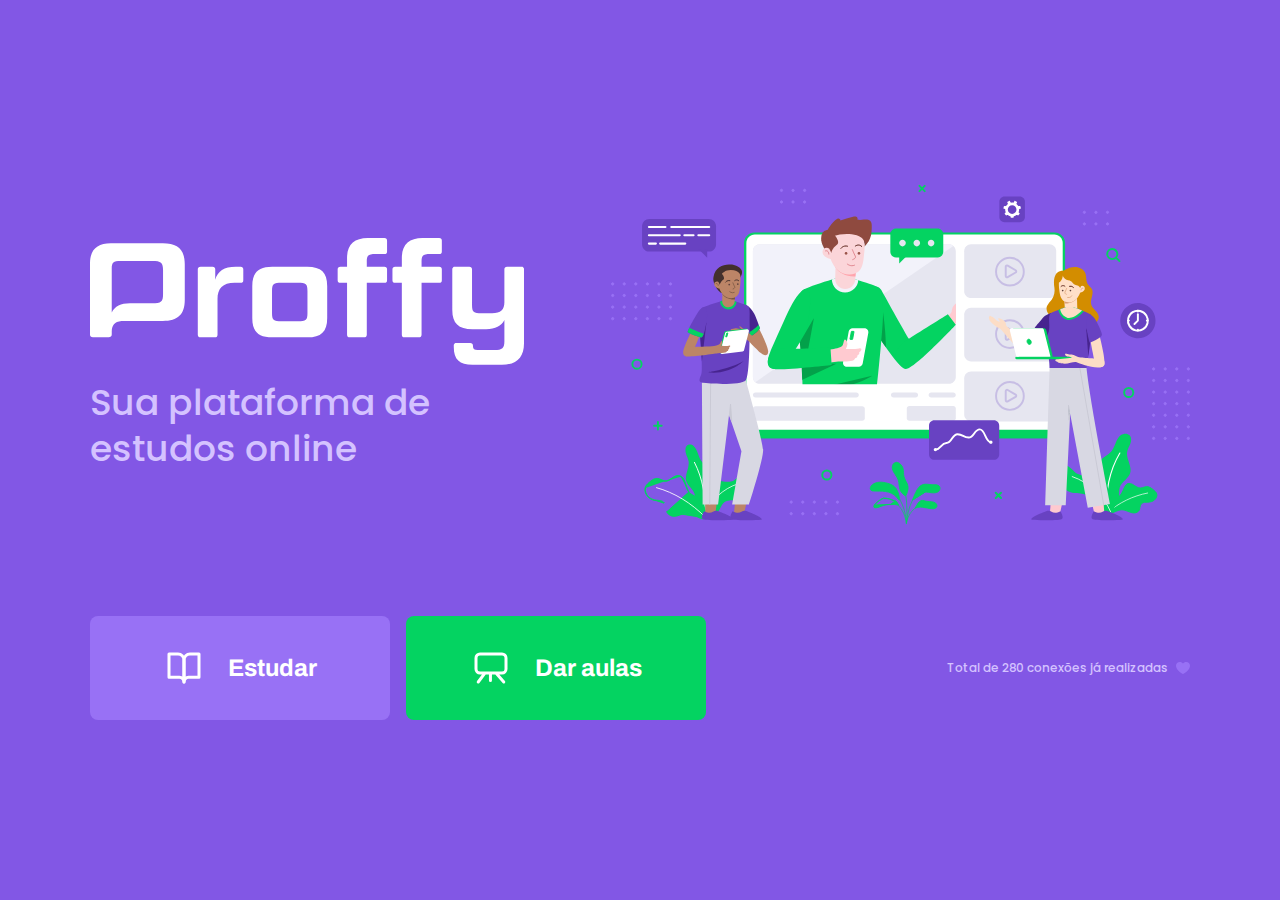
<file: index.html>
<!DOCTYPE html>
<html lang="en">
<head>
    <meta charset="UTF-8">
    <meta name="viewport" content="width=device-width, initial-scale=1.0">
    <meta name="theme-color" content="#8257E5">
    <title>Proffy || Sua plataforma de ensino online</title>

    <link rel="shortcut icon" href="/images/favicon.png" type="image/png">

    <link rel="stylesheet" href="/styles/main.css">
    <link rel="stylesheet" href="/styles/partials/page-landing.css">

    <link href="https://fonts.googleapis.com/css2?family=Archivo:wght@400;700&amp;family=Poppins:wght@400;600&amp;display=swap" rel="stylesheet">
    
</head>
<body id="page-landing">

    <div id="container">
        <div class="logo-container">
            <img src="/images/logo.svg" alt="Proffy">
            <h2>Sua plataforma de estudos online</h2>
        </div>

        <img class="hero-image" src="/images/landing.svg" alt="Plataforma de estudos">

        <div class="buttons-container">
            <a class="study" href="/study.html"><img src="/images/icons/study.svg" alt="Estudar">Estudar</a>
            <a class="give-classes" href="/give-classes.html"><img src="/images/icons/give-classes.svg" alt="Dar aulas">Dar aulas</a>
        </div>

        <p class="total-connections">
            Total de 280 conexões já realizadas <img src="/images/icons/purple-heart.svg" alt="Coração roxo">
        </p>
    </div>

</body>
</html>
</file>
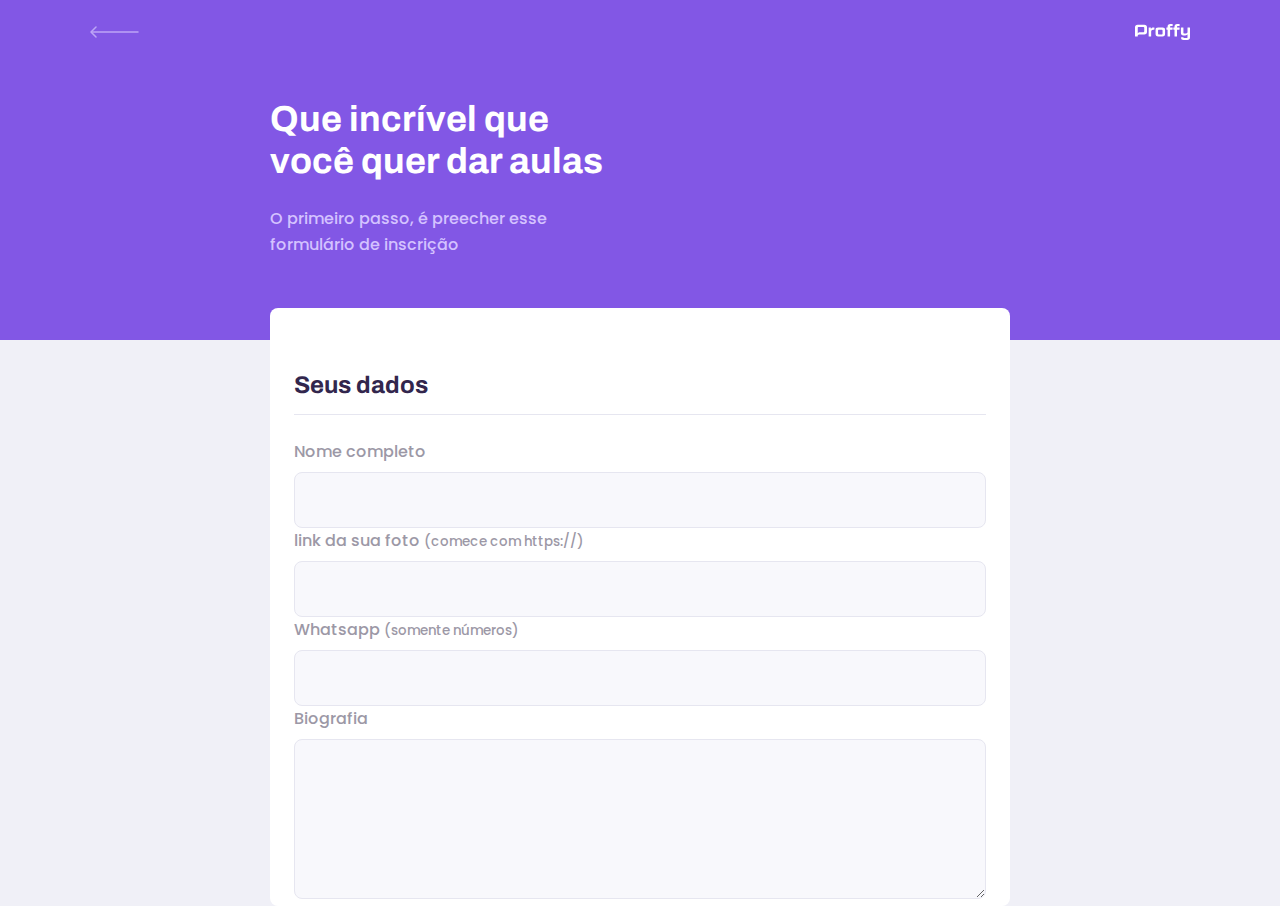
<file: give-classes.html>
<!DOCTYPE html>
<html lang="en">
<head>
    <meta charset="UTF-8">
    <meta name="viewport" content="width=device-width, initial-scale=1.0">
    <title>Proffy || Sua plataforma de ensino online</title>

    <link rel="stylesheet" href="/styles/main.css">
    <link rel="stylesheet" href="/styles/partials/header.css">
    <link rel="stylesheet" href="/styles/partials/forms.css">
    <link rel="stylesheet" href="/styles/partials/give-classes.css">

    <link href="https://fonts.googleapis.com/css2?family=Archivo:wght@400;700&amp;family=Poppins:wght@400;600&amp;display=swap" rel="stylesheet">
    
</head>
<body id="page-give-classes">

    <div id="container">
        <header class="page-header">
            <div class="top-bar-container">
                <a href="/">
                    <img src="/images/icons/back.svg" alt="Voltar">
                </a>
                <img src="/images/logo.svg" alt="Proffy">

            </div>

            <div class="header-content">

                <strong>Que incrível que você quer dar aulas</strong>
                <p>O primeiro passo, é preecher esse formulário de inscrição</p>

            </div>
        </header>

        <main>

         <form action="" id="create-class">
             <fieldset>
                <legend>Seus dados</legend>

                <div class="input-block">
                    <label for="name">Nome completo</label>
                    <input type="name" id="name" required>
                </div>
                <div class="input-block">
                    <label for="avatar">link da sua foto <small>(comece com https://)</small></label>
                    <input type="avatar" id="avatar" type="url" required>
                </div>
                <div class="input-block">
                    <label for="whatsapp">Whatsapp <small>(somente números)</small></label>
                    <input type="whatsapp" id="whatsapp" type="number" required>
                </div>
                <div class="textarea-block">
                    <label for="bio">Biografia</label>
                    <textarea type="bio" id="bio" required></textarea>
                </div>
             </fieldset>
         </form>   

        </main>
    </div>

</body>
</html>
</file>
<file: styles/main.css>
/* CSS  - Cascading Style Sheet */

:root {
    --color-background: #F0F0F7;
    --color-primary-lighter: #9871F5;
    --color-primary-light: #916BEA;
    --color-primary: #8257E5;
    --color-primary-dark: #774DD6;
    --color-primary-darker: #6842c2;
    --color-secondary: #04D361;
    --color-secondary-dark: #04BF58;
    --color-title-in-primary: #FFFFFF;
    --color-text-in-primary: #D4C2FF;
    --color-text-title: #32264D;
    --color-text-complement: #9C98A6;
    --color-text-base: #6A6180;
    --color-line-in-white: #E6E6F0;
    --color-input-background: #F8F8FC;
    --color-button-text: #FFFFFF;
    --color-box-base: #FFFFFF;
    --color-box-footer: #FAFAFC;
    --color-small-info: #C1BCCC;

    /* Tamanho da fonte padrão: 16px - 100% - 1rem */
    font-size: 60%; /* controle das medidas rem */
}

* {
    margin: 0;
    padding: 0;
    box-sizing: border-box;
}

body,
html {
    height: 100vh;
}

body{
    background-color: var(--color-background);
    display: flex;
    align-items: center;
    justify-content: center;
}

body,
input,
button,
textarea {
    /* font: 500 1.6rem Poppins; */
    font-weight: 500;
    font-family: Poppins;
    font-size: 1.6rem;
    color: var(--color-text-base);
}

#container {
    width: 90vw;
    max-width: 700px;
}

@media (min-width: 700px) {
    :root {
        font-size: 62.5%;
    }
}
</file>
<file: styles/partials/page-landing.css>
#page-landing {
    background: var(--color-primary);
}

#page-landing #container {
    color: var(--color-text-in-primary);
}

.logo-container img {
    height: 10rem;
}

.logo-container {
    text-align: center;
    margin-bottom: 3.2rem;
}

.logo-container h2 {
    font-weight: 500;
    font-size: 3.6rem;
    line-height: 4.6rem;
    margin-top: 0.8rem;
}

.hero-image {
    width: 100%;
}

.buttons-container {
    display: flex;
    justify-content: center;
    margin: 3.2rem 0;
}

.buttons-container a {
    width: 30rem;
    height: 10.4rem;

    border-radius: .8rem;
    margin-right: 1.6rem;

    font: 700 2.4rem Archivo;

    display: flex;
    align-items: center;
    justify-content: center;

    text-decoration: none;

    transition: background 0.2s;

    color: var(--color-button-text);
}

.buttons-container a img {
    width: 4rem;
    margin-right: 2.4rem;
}

.buttons-container a.study {
    background: var(--color-primary-lighter);
}

.buttons-container a.study:hover {
    background: var(--color-primary-light);
}

.buttons-container a.give-classes {
    background: var(--color-secondary);
    margin-right: 0;
}

.buttons-container a.give-classes:hover {
    background: var(--color-secondary-dark);
}

.total-connections {
    font-size: 1.8rem;

    display: flex;
    align-items: center;
    justify-content: center;
}

.total-connections img {
    margin-left: 0.8rem;
}


@media (max-width: 699px) {
    :root {
        font-size: 40%;
    }
}


@media (min-width: 1100px) {
    #page-landing #container {
        max-width: 1100px;
        display: grid;
        grid-template-columns: 2fr 1fr 2fr;
        grid-template-rows: 350px 1fr;
        grid-template-areas: 
        "proffy image image"
        "button button texting";
        column-gap: 87px;
        row-gap: 86px;
    }

    .logo-container {
        grid-area: proffy;
        text-align: initial;
        align-self: center;
        margin: 0;
    }

    .logo-container img {
        height: 127px;
    }

    .hero-image {
        grid-area: image;
        height: 350px;
    }

    .buttons-container {
        grid-area: button;
        justify-content: flex-start;
        margin: 0;
    }

    .total-connections {
        grid-area: texting;
        justify-self: end;
        font-size: 1.2rem;
    }
}
</file>
<file: styles/partials/header.css>
.page-header {
    background-color: var(--color-primary);

    display: flex;
    flex-direction: column;
}

.page-header .top-bar-container {
    width: 90%;
    margin: 0 auto;

    display: flex;
    align-items: center;
    justify-content: space-between;

    padding: 1.6rem 0;
}

.page-header .top-bar-container a {
    height: 3.2rem;
    transition: opacity 0.2s;
}

.page-header .top-bar-container a:hover {
    opacity: 0.6;
}

.page-header .top-bar-container > img {
    height: 1.6rem;
}

.page-header .header-content {
    width: 90%;
    margin: 3.2rem auto;

    position: relative;
}

.page-header .header-content strong {
    font: 700 3.6rem Archivo;
    line-height: 4.2rem;
    color: var(--color-title-in-primary);
}

.page-header .header-content p {
    max-width: 30rem;
    font-size: 1.6rem;
    line-height: 2.6rem;
    color: var(--color-text-in-primary);
    margin-top: 2.4rem;
}

@media (min-width:700px) {
    #page-study #container {
        max-width: 100vw;
    }

    .page-header {
        height: 340px;
    }

    .page-header .top-bar-container {
        max-width: 1100px;
    }

    .page-header .header-content {
        max-width: 740px;

        margin: 0 auto;

        flex: 1 1;
        padding-bottom: 48px;
        display: flex;
        flex-direction: column;
        justify-content: center;
    }

    .page-header .header-content strong {
        max-width: 350px;
    }
}
</file>
<file: styles/partials/forms.css>
.select-block label,
.input-block label,
.textarea-block label {
    font-size: 100%;
    color: var(--color-text-complement);
}

.input-block input,
.select-block select,
.textarea-block textarea {
    width: 100%;
    height: 5.6rem;
    margin-top: 0.8rem;
    border-radius: 0.8rem;
    background: var(--color-input-background);
    border: 1px solid var(--color-line-in-white);
    outline: 0;
    padding: 0 1.6rem;
    font: 1.6rem Archivo;
}

.textarea-block textarea {
    padding: 1.2rem 1.6rem;
    height: 16rem;

    resize: vertical;
}

.input-block,
.textarea-block {
    position: relative;
}

.input-block:focus-within::after,
.textarea-block:focus-within::after {
    content: "";

    width: calc(100% - 3.2rem);
    height: 2px;
    background: var(--color-primary-light);

    position: absolute;
    left: 1.6rem;
    bottom: 0;

}
</file>
<file: styles/partials/give-classes.css>
#page-give-classes #container {
    width: 100vw;
    height: 100vh;
}

#page-give-classes main {
    width: 100%;
    background: var(--color-box-base);
    max-width: 74rem;
    border-radius: .8rem;
    margin: -3.2rem auto 3.2rem;
    padding-top: 6.4rem;
}

#page-give-classes fieldset {
    border: none;

    padding: 0 2.4rem;
}

#page-give-classes fieldset legend {
    font: 700 2.4rem Archivo;
    color: var(--color-text-title);
    margin-bottom: 2.4rem;

    display: flex;
    align-items: center;
    justify-content: space-between;

    width: 100%;
    padding-bottom: 1.6rem;

    border-bottom: 1px solid var(--color-line-in-white)


}

@media (min-width: 700px) {
    #page-give-classes #container {
        max-width: 100vw;
    }
}
</file>
